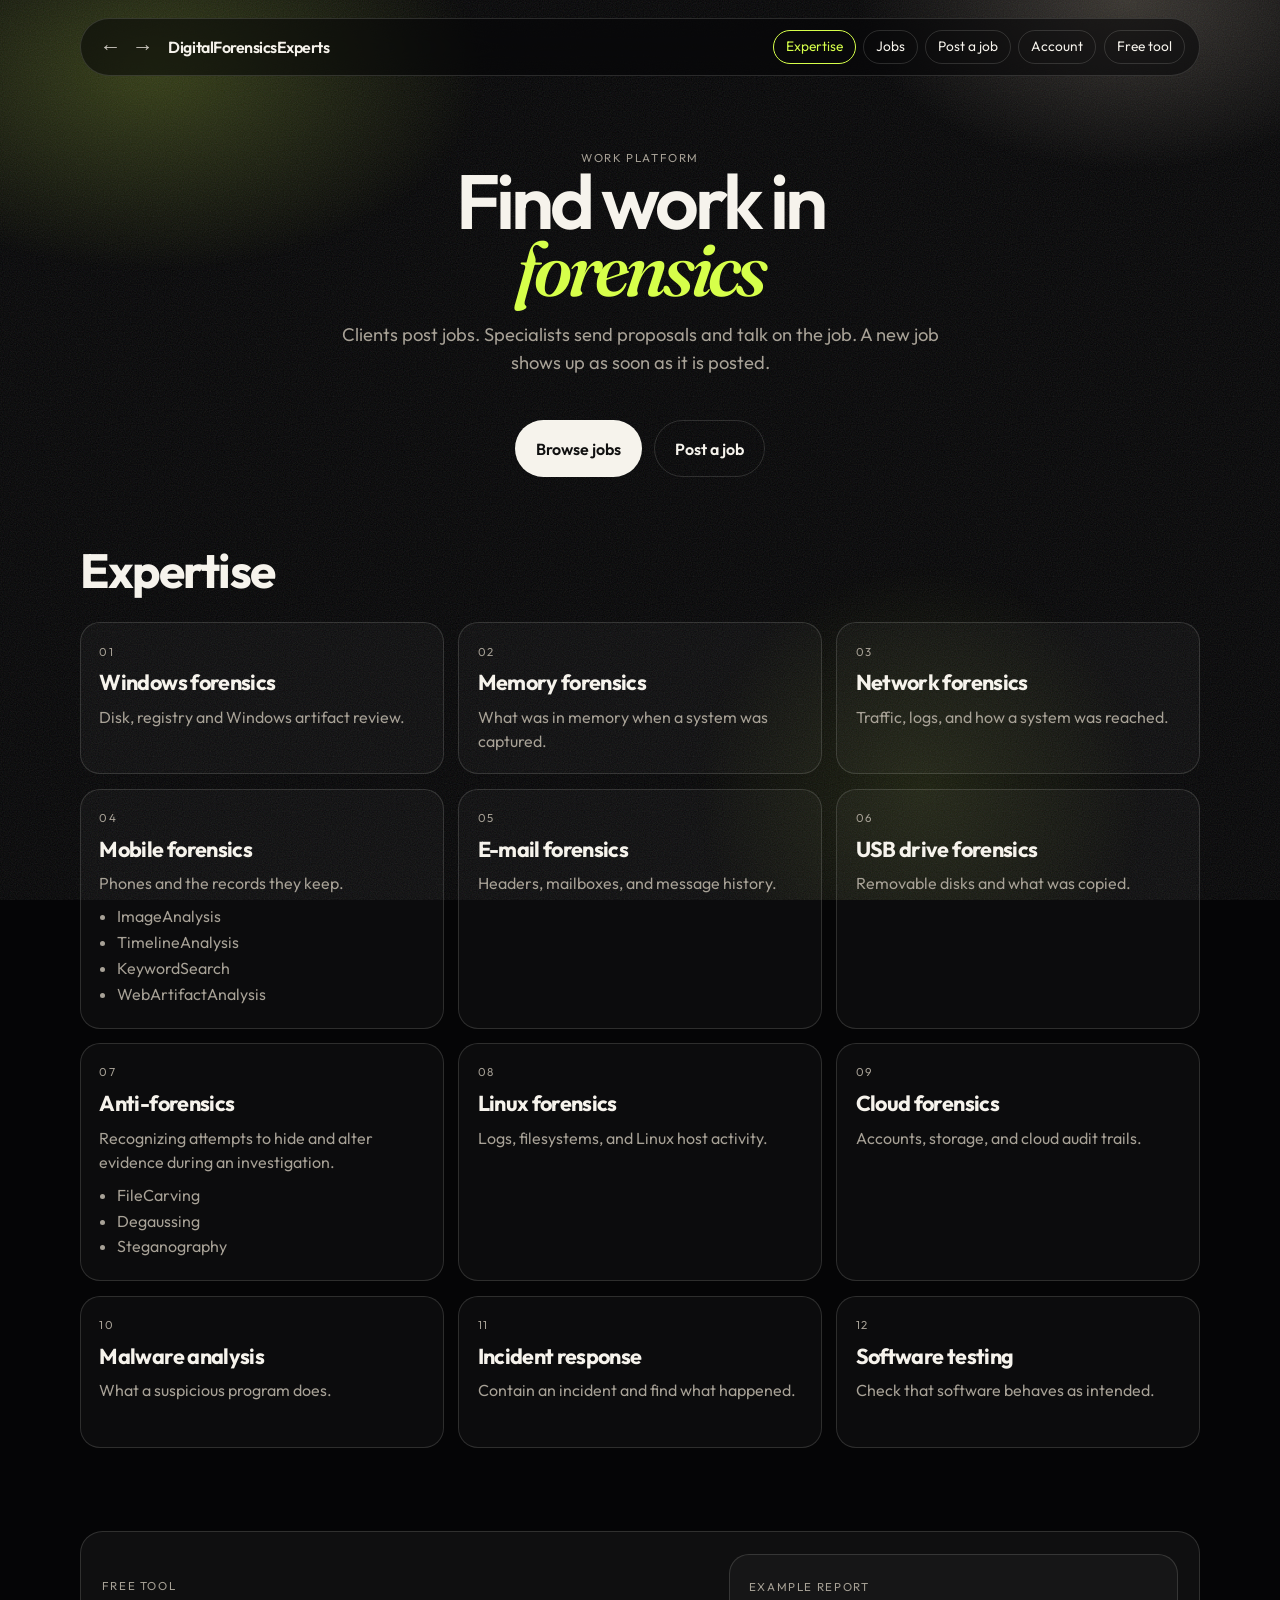
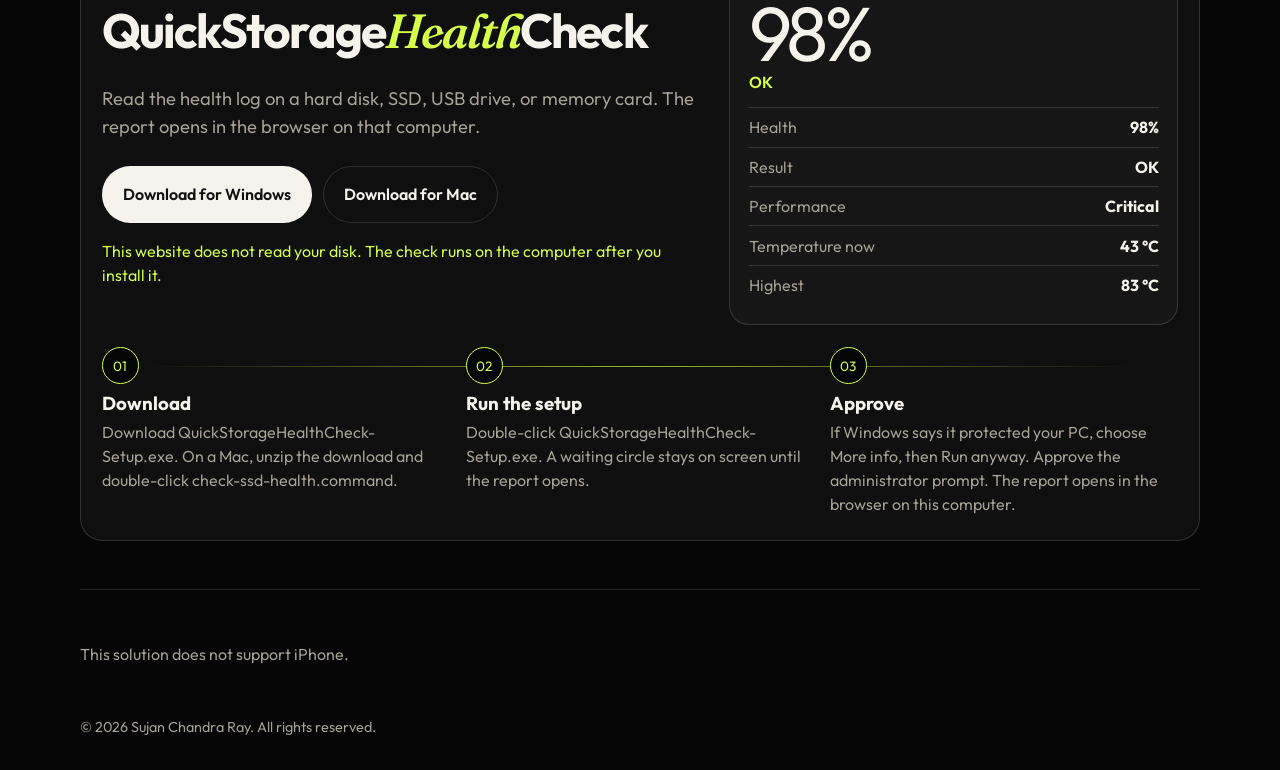
<file: docs/index.html>
<!DOCTYPE html>
<html lang="en">
<head>
<meta charset="utf-8">
<meta http-equiv="refresh" content="0; url=storage-health-check/">
<link rel="canonical" href="https://sujanchandray.github.io/digital-forensics-experts/storage-health-check/">
<title>DigitalForensicsExperts</title>
<script>location.replace("storage-health-check/")</script>
</head>
<body>
<p><a href="storage-health-check/">DigitalForensicsExperts</a></p>
</body>
</html>
</file>
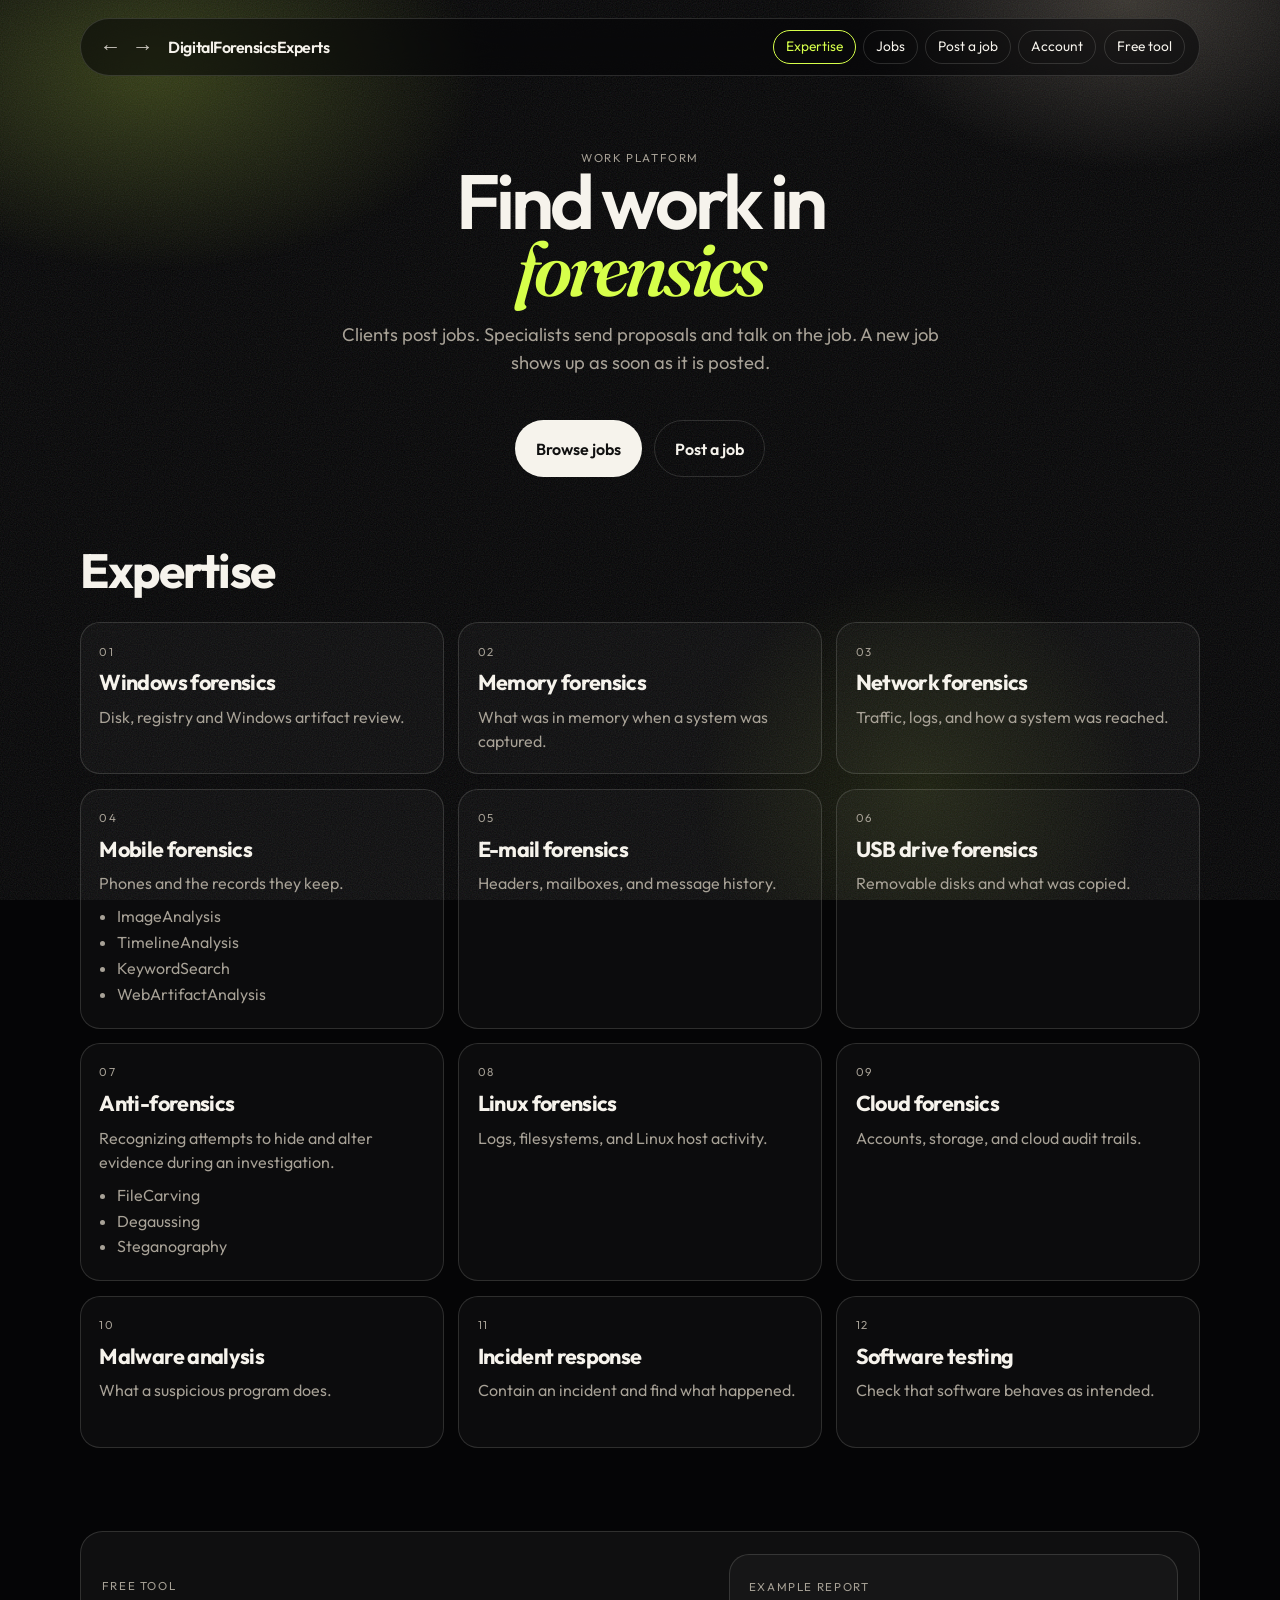
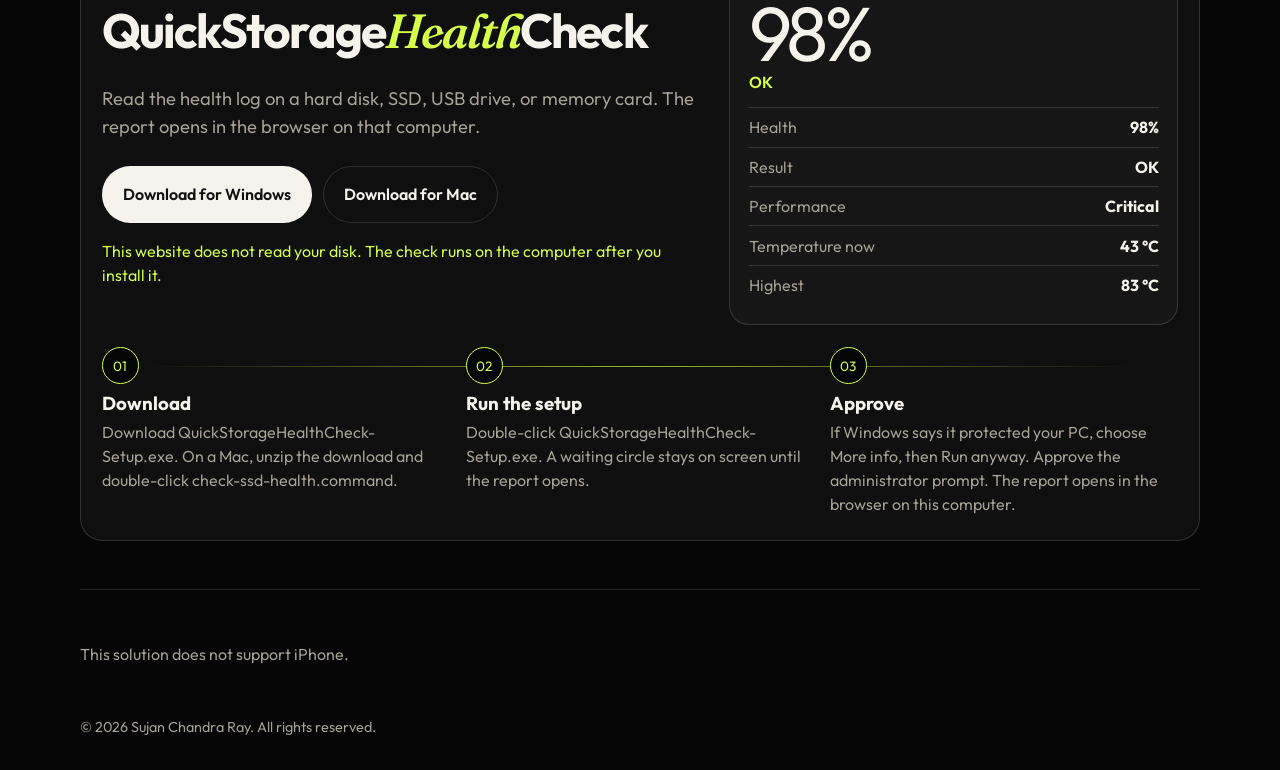
<file: docs/storage-health-check/index.html>
<!DOCTYPE html>
<html lang="en">
<head>
<meta charset="utf-8">
<meta name="viewport" content="width=device-width, initial-scale=1">
<meta name="description" content="Find digital forensics work or hire a specialist. QuickStorageHealthCheck remains a free download on this site.">
<title>DigitalForensicsExperts</title>
<link rel="preconnect" href="https://fonts.googleapis.com">
<link rel="preconnect" href="https://fonts.gstatic.com" crossorigin>
<link href="https://fonts.googleapis.com/css2?family=Fraunces:ital,opsz,wght@1,9..144,560&family=Outfit:wght@380;500;600&display=swap" rel="stylesheet">
<link rel="stylesheet" href="site.css">
</head>
<body data-page="home">
<div class="aurora"></div>
<div class="grain"></div>
<div class="wrap">
  <header class="bar">
    <div class="brand">
      <div class="history">
        <button type="button" class="arrow" aria-label="Back" onclick="history.back()">←</button>
        <button type="button" class="arrow" aria-label="Forward" onclick="history.forward()">→</button>
      </div>
      <a class="word" href="./">DigitalForensicsExperts</a>
    </div>
    <nav class="nav">
      <a href="./" aria-current="page">Expertise</a>
      <a href="jobs.html">Jobs</a>
      <a href="post.html">Post a job</a>
      <a href="account.html">Account</a>
      <a href="#tool">Free tool</a>
    </nav>
  </header>
  <main id="top">
    <section class="hero">
      <p class="eyebrow">Work platform</p>
      <h1>Find work in<br><em>forensics</em></h1>
      <p class="lede">Clients post jobs. Specialists send proposals and talk on the job. A new job shows up as soon as it is posted.</p>
      <div class="actions">
        <a href="jobs.html">Browse jobs</a>
        <a class="ghost" href="post.html">Post a job</a>
      </div>
    </section>
    <section class="section" id="expertise" aria-label="Expertise">
      <h2>Expertise</h2>
      <div class="expertise">
        <a class="tile" href="jobs.html?category=Windows%20forensics">
          <p class="eyebrow">01</p>
          <h2>Windows forensics</h2>
          <p>Disk, registry and Windows artifact review.</p>
        </a>
        <a class="tile" href="jobs.html?category=Memory%20forensics">
          <p class="eyebrow">02</p>
          <h2>Memory forensics</h2>
          <p>What was in memory when a system was captured.</p>
        </a>
        <a class="tile" href="jobs.html?category=Network%20forensics">
          <p class="eyebrow">03</p>
          <h2>Network forensics</h2>
          <p>Traffic, logs, and how a system was reached.</p>
        </a>
        <a class="tile" href="jobs.html?category=Mobile%20forensics">
          <p class="eyebrow">04</p>
          <h2>Mobile forensics</h2>
          <p>Phones and the records they keep.</p>
          <ul class="practices">
            <li>ImageAnalysis</li>
            <li>TimelineAnalysis</li>
            <li>KeywordSearch</li>
            <li>WebArtifactAnalysis</li>
          </ul>
        </a>
        <a class="tile" href="jobs.html?category=E-mail%20forensics">
          <p class="eyebrow">05</p>
          <h2>E-mail forensics</h2>
          <p>Headers, mailboxes, and message history.</p>
        </a>
        <a class="tile" href="jobs.html?category=USB%20drive%20forensics">
          <p class="eyebrow">06</p>
          <h2>USB drive forensics</h2>
          <p>Removable disks and what was copied.</p>
        </a>
        <a class="tile" href="jobs.html?category=Anti-forensics">
          <p class="eyebrow">07</p>
          <h2>Anti-forensics</h2>
          <p>Recognizing attempts to hide and alter evidence during an investigation.</p>
          <ul class="practices">
            <li>FileCarving</li>
            <li>Degaussing</li>
            <li>Steganography</li>
          </ul>
        </a>
        <a class="tile" href="jobs.html?category=Linux%20forensics">
          <p class="eyebrow">08</p>
          <h2>Linux forensics</h2>
          <p>Logs, filesystems, and Linux host activity.</p>
        </a>
        <a class="tile" href="jobs.html?category=Cloud%20forensics">
          <p class="eyebrow">09</p>
          <h2>Cloud forensics</h2>
          <p>Accounts, storage, and cloud audit trails.</p>
        </a>
        <a class="tile" href="jobs.html?category=Malware%20analysis">
          <p class="eyebrow">10</p>
          <h2>Malware analysis</h2>
          <p>What a suspicious program does.</p>
        </a>
        <a class="tile" href="jobs.html?category=Incident%20response">
          <p class="eyebrow">11</p>
          <h2>Incident response</h2>
          <p>Contain an incident and find what happened.</p>
        </a>
        <a class="tile" href="jobs.html?category=Software%20testing">
          <p class="eyebrow">12</p>
          <h2>Software testing</h2>
          <p>Check that software behaves as intended.</p>
        </a>
      </div>
    </section>
    <section class="section" id="tool">
      <div class="tool">
        <div class="tool-top">
          <div>
            <p class="eyebrow">Free tool</p>
            <h2>QuickStorage<em class="display">Health</em>Check</h2>
            <p class="lede">Read the health log on a hard disk, SSD, USB drive, or memory card. The report opens in the browser on that computer.</p>
            <div class="actions">
              <a href="https://github.com/sujanchandray/digital-forensics-experts/releases/latest/download/QuickStorageHealthCheck-Setup.exe">Download for Windows</a>
              <a class="ghost" href="https://github.com/sujanchandray/digital-forensics-experts/releases/latest/download/StorageHealthCheck-Mac.zip">Download for Mac</a>
            </div>
            <p class="trust">This website does not read your disk. The check runs on the computer after you install it.</p>
          </div>
          <aside class="card" aria-label="Example report">
            <p class="eyebrow">Example report</p>
            <p class="score">98%</p>
            <p class="ok">OK</p>
            <div class="rows">
              <div class="row"><span>Health</span><strong>98%</strong></div>
              <div class="row"><span>Result</span><strong>OK</strong></div>
              <div class="row"><span>Performance</span><strong>Critical</strong></div>
              <div class="row"><span>Temperature now</span><strong>43 °C</strong></div>
              <div class="row"><span>Highest</span><strong>83 °C</strong></div>
            </div>
          </aside>
        </div>
        <div class="rail">
          <article class="step">
            <div class="num">01</div>
            <h3>Download</h3>
            <p>Download QuickStorageHealthCheck-Setup.exe. On a Mac, unzip the download and double-click check-ssd-health.command.</p>
          </article>
          <article class="step">
            <div class="num">02</div>
            <h3>Run the setup</h3>
            <p>Double-click QuickStorageHealthCheck-Setup.exe. A waiting circle stays on screen until the report opens.</p>
          </article>
          <article class="step">
            <div class="num">03</div>
            <h3>Approve</h3>
            <p>If Windows says it protected your PC, choose More info, then Run anyway. Approve the administrator prompt. The report opens in the browser on this computer.</p>
          </article>
        </div>
      </div>
    </section>
    <section class="close">
      <p>This solution does not support iPhone.</p>
    </section>
  </main>
  <footer>© 2026 Sujan Chandra Ray. All rights reserved.</footer>
</div>
</body>
</html>
</file>
<file: docs/storage-health-check/site.css>
:root {
  --bg: #050506;
  --ink: #f6f3ec;
  --muted: #a8a297;
  --lime: #d6ff4a;
  --line: rgba(246, 243, 236, 0.14);
  --glass: rgba(246, 243, 236, 0.045);
}
* { box-sizing: border-box; }
[hidden] { display: none !important; }
html { scroll-behavior: smooth; }
body {
  margin: 0;
  background: var(--bg);
  color: var(--ink);
  font-family: Outfit, "Segoe UI", sans-serif;
  font-weight: 380;
  line-height: 1.5;
}
.aurora, .grain {
  position: fixed;
  inset: 0;
  pointer-events: none;
}
.aurora {
  background:
    radial-gradient(42% 36% at 12% 8%, rgba(214, 255, 74, 0.22), transparent 62%),
    radial-gradient(36% 32% at 88% 0%, rgba(255, 236, 210, 0.2), transparent 60%),
    radial-gradient(28% 40% at 72% 88%, rgba(214, 255, 74, 0.1), transparent 64%);
  animation: drift 18s ease-in-out infinite alternate;
}
.grain {
  opacity: 0.22;
  background-image: url("data:image/svg+xml;utf8,<svg xmlns='http://www.w3.org/2000/svg' width='180' height='180'><filter id='n'><feTurbulence type='fractalNoise' baseFrequency='.85' numOctaves='2' stitchTiles='stitch'/></filter><rect width='100%' height='100%' filter='url(%23n)' opacity='.55'/></svg>");
}
@keyframes drift {
  from { transform: translate3d(-2%, -1%, 0) scale(1); }
  to { transform: translate3d(3%, 2%, 0) scale(1.06); }
}
.wrap { position: relative; z-index: 1; }
.bar, .hero, .section, .close, footer {
  width: min(1120px, calc(100% - 2.4rem));
  margin-left: auto;
  margin-right: auto;
}
.bar {
  display: flex;
  align-items: center;
  justify-content: space-between;
  gap: 1rem;
  margin-top: 1.1rem;
  padding: 0.7rem 0.9rem;
  border: 1px solid var(--line);
  border-radius: 999px;
  background: rgba(5, 5, 6, 0.55);
  backdrop-filter: blur(16px);
}
.brand { display: flex; align-items: center; gap: 0.65rem; min-width: 0; }
.history { display: flex; gap: 0.1rem; }
.arrow {
  background: transparent;
  border: 0;
  color: #c8c4bc;
  font-size: 1.35rem;
  line-height: 1;
  padding: 0.1rem 0.28rem;
  cursor: pointer;
}
.word { color: var(--ink); text-decoration: none; font-weight: 600; letter-spacing: -0.03em; }
.practices { margin: 0.55rem 0 0; padding-left: 1.1rem; color: var(--muted); }
.practices li { margin: 0.12rem 0; }
.nav { display: flex; flex-wrap: wrap; gap: 0.45rem; }
.nav a, .actions a, button.primary {
  text-decoration: none;
  color: var(--ink);
  border: 1px solid var(--line);
  border-radius: 999px;
  font: inherit;
}
.nav a { padding: 0.35rem 0.75rem; font-size: 0.86rem; }
.nav a[aria-current="page"] { border-color: var(--lime); color: var(--lime); }
.hero {
  padding: 4.6rem 0 1.4rem;
  text-align: center;
  display: flex;
  flex-direction: column;
  align-items: center;
}
h1 {
  margin: 0;
  font-size: clamp(3.2rem, 6vw, 5.6rem);
  line-height: 0.88;
  letter-spacing: -0.055em;
  font-weight: 600;
}
.hero h1, .hero .lede { margin-left: auto; margin-right: auto; }
.hero h1 { max-width: 12ch; }
.hero .actions { justify-content: center; }
h1 em, .display {
  font-family: Fraunces, Georgia, serif;
  font-style: italic;
  font-weight: 560;
  color: var(--lime);
}
h2 { margin: 0 0 1rem; font-size: clamp(2rem, 4vw, 3rem); letter-spacing: -0.04em; }
.lede { max-width: 38rem; font-size: 1.15rem; color: var(--muted); }
.actions { display: flex; flex-wrap: wrap; gap: 0.7rem; margin-top: 1.6rem; }
.actions a, button.primary {
  padding: 0.95rem 1.25rem;
  background: var(--ink);
  color: #111;
  font-weight: 600;
  cursor: pointer;
  transition: transform 0.2s ease, box-shadow 0.2s ease, border-color 0.2s ease;
}
button.ghost {
  padding: 0.7rem 1rem;
  border: 1px solid var(--line);
  border-radius: 999px;
  font: inherit;
  cursor: pointer;
}
.actions a.ghost, button.ghost {
  background: transparent;
  color: var(--ink);
}
.trust, .notice { color: var(--lime); }
.error { color: #ffb4a8; }
.section { padding: 2.2rem 0 3rem; }
.expertise {
  display: grid;
  grid-template-columns: repeat(3, minmax(0, 1fr));
  gap: 0.9rem;
}
.tile {
  border: 1px solid var(--line);
  border-radius: 1.25rem;
  padding: 1.2rem 1.15rem 1.25rem;
  background: rgba(246, 243, 236, 0.03);
  min-height: 9.5rem;
}
a.tile { display: block; color: inherit; text-decoration: none; }
.tile h2, .tile h3 { margin: 0.4rem 0; font-size: 1.35rem; letter-spacing: -0.03em; }
.tile p, .muted { margin: 0; color: var(--muted); }
.eyebrow {
  margin: 0;
  color: var(--muted);
  letter-spacing: 0.14em;
  text-transform: uppercase;
  font-size: 0.72rem;
}
.tool {
  border: 1px solid var(--line);
  border-radius: 1.4rem;
  padding: 1.4rem 1.3rem 1.5rem;
  background: var(--glass);
}
.tool-top {
  display: grid;
  grid-template-columns: minmax(0, 1.1fr) minmax(16rem, 0.82fr);
  gap: 1.6rem;
  align-items: center;
}
.card {
  border: 1px solid var(--line);
  border-radius: 1.25rem;
  background: rgba(246, 243, 236, 0.03);
  padding: 1.2rem 1.15rem 1.25rem;
}
.card p { margin: 0.2rem 0; }
.score {
  font-size: clamp(3.4rem, 6vw, 4.8rem);
  line-height: 0.9;
  letter-spacing: -0.06em;
  margin: 0.45rem 0 0.15rem;
}
.ok { color: var(--lime); font-weight: 600; }
.rows { margin-top: 0.8rem; }
.row {
  display: flex;
  justify-content: space-between;
  gap: 1rem;
  padding: 0.45rem 0;
  border-top: 1px solid var(--line);
}
.row span { color: var(--muted); }
.rail {
  display: grid;
  grid-template-columns: repeat(3, 1fr);
  gap: 1rem;
  position: relative;
  margin-top: 1.4rem;
}
.rail::before {
  content: "";
  position: absolute;
  top: 1.15rem;
  left: 4%;
  right: 4%;
  height: 1px;
  background: linear-gradient(90deg, transparent, rgba(214, 255, 74, 0.7), transparent);
}
.step { position: relative; padding-top: 2.4rem; }
.num {
  position: absolute;
  top: 0;
  width: 2.3rem;
  height: 2.3rem;
  display: grid;
  place-items: center;
  border-radius: 50%;
  border: 1px solid var(--lime);
  background: var(--bg);
  color: var(--lime);
  font-size: 0.85rem;
}
.step h3 { margin: 0.2rem 0; }
.step p { margin: 0; color: var(--muted); }
.close {
  border-top: 1px solid var(--line);
  padding: 2.2rem 0;
  color: var(--muted);
}
footer { padding: 0 0 2rem; color: var(--muted); font-size: 0.9rem; }
.filters { display: flex; flex-wrap: wrap; gap: 0.45rem; margin: 0 0 1.2rem; }
.filters a {
  text-decoration: none;
  color: var(--ink);
  border: 1px solid var(--line);
  border-radius: 999px;
  padding: 0.35rem 0.75rem;
  font-size: 0.86rem;
}
.filters a[aria-current="true"] { border-color: var(--lime); color: var(--lime); }
.stack { display: grid; gap: 0.8rem; }
form.stack { max-width: 40rem; }
label { display: grid; gap: 0.35rem; color: var(--muted); font-size: 0.92rem; }
input, textarea, select {
  width: 100%;
  background: rgba(246, 243, 236, 0.04);
  color: var(--ink);
  border: 1px solid var(--line);
  border-radius: 0.8rem;
  padding: 0.75rem 0.85rem;
  font: inherit;
}
textarea { min-height: 8rem; resize: vertical; }
.checks { display: grid; grid-template-columns: 1fr 1fr; gap: 0.45rem 1rem; color: var(--ink); }
.checks label { display: flex; align-items: center; gap: 0.45rem; color: var(--ink); }
.checks input { width: auto; }
.roles { display: flex; gap: 1rem; color: var(--ink); }
.roles label { display: flex; align-items: center; gap: 0.4rem; color: var(--ink); }
.bubble { padding: 0.7rem 0; border-top: 1px solid var(--line); }
.page-title { padding-top: 2.4rem; }
@media (hover: hover) {
  .actions a:hover, .nav a:hover, button.primary:hover, a.tile:hover, .filters a:hover {
    transform: translateY(-2px);
    border-color: rgba(214, 255, 74, 0.7);
    box-shadow: 0 10px 30px rgba(214, 255, 74, 0.12);
  }
}
@media (max-width: 860px) {
  .expertise, .rail, .checks, .tool-top { grid-template-columns: 1fr; }
  .hero { padding-top: 2.6rem; }
  .hero .actions { width: min(22rem, 100%); flex-direction: column; align-items: stretch; }
  .actions a, button.primary { width: 100%; text-align: center; }
  .bar { border-radius: 1.2rem; align-items: flex-start; flex-direction: column; }
  .rail::before { display: none; }
}
@media (prefers-reduced-motion: reduce) {
  .aurora { animation: none; }
  html { scroll-behavior: auto; }
  .actions a, .nav a, button.primary, a.tile, .filters a { transition: none; }
}
</file>
